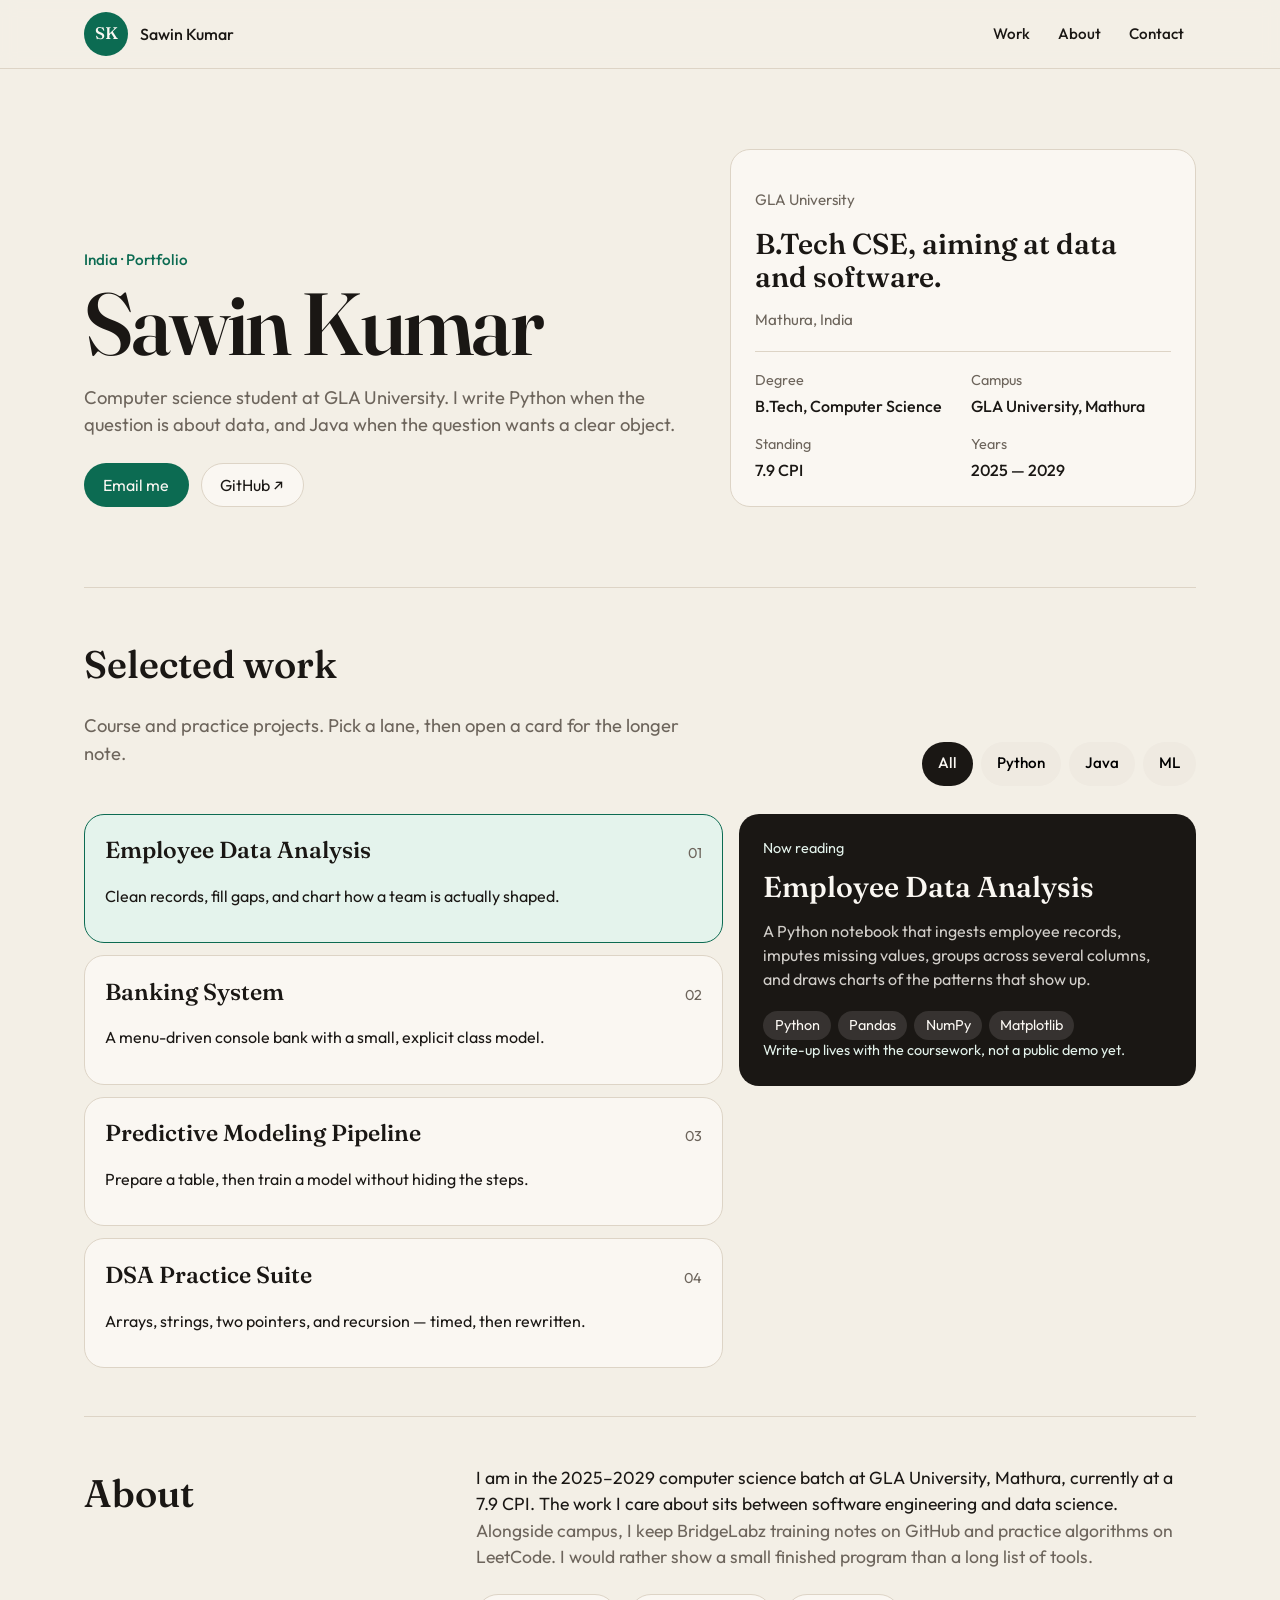
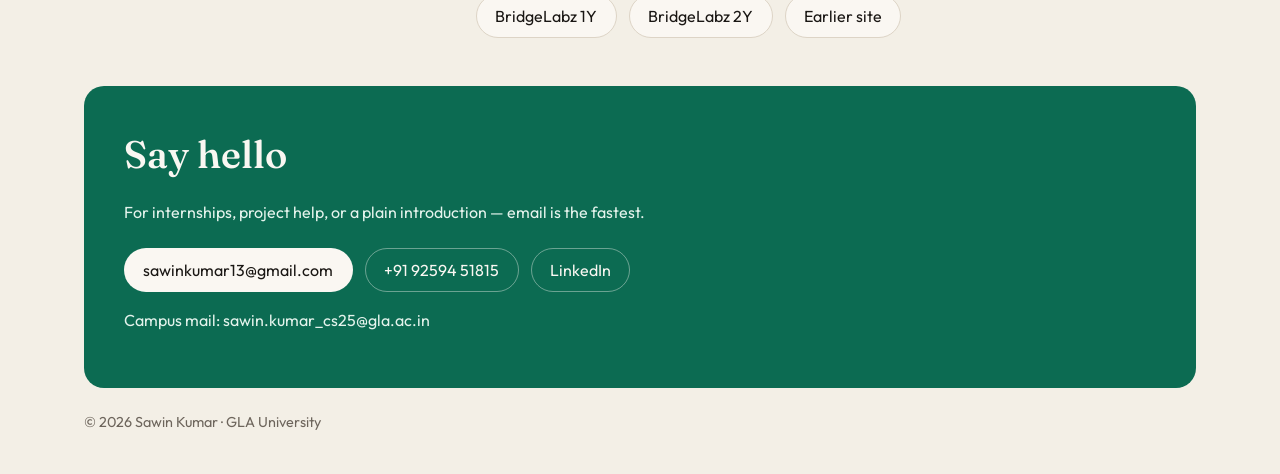
<file: github-portfolio/index.html>
<!DOCTYPE html>
<html lang="en">
<head>
  <meta charset="utf-8" />
  <meta name="viewport" content="width=device-width, initial-scale=1" />
  <title>Sawin Kumar</title>
  <meta name="description" content="Portfolio of Sawin Kumar, B.Tech CSE student at GLA University. Python, Java, and data work." />
  <meta name="theme-color" content="#f3efe6" />
  <link rel="preconnect" href="https://fonts.googleapis.com" />
  <link rel="preconnect" href="https://fonts.gstatic.com" crossorigin />
  <link href="https://fonts.googleapis.com/css2?family=Fraunces:opsz,wght@9..144,560;9..144,640&family=Outfit:wght@400;500;600&display=swap" rel="stylesheet" />
  <style>
    :root {
      --bg: #f3efe6;
      --ink: #1a1714;
      --muted: #6d655c;
      --line: #ddd4c6;
      --accent: #0c6b52;
      --accent-soft: #e4f3ec;
      --surface: #faf7f2;
      --chip: #efeae1;
    }
    * { box-sizing: border-box; }
    html { scroll-behavior: smooth; }
    body {
      margin: 0;
      background: var(--bg);
      color: var(--ink);
      font-family: Outfit, system-ui, sans-serif;
      line-height: 1.5;
    }
    a { color: inherit; }
    button, a { cursor: pointer; }
    :focus-visible { outline: 2px solid var(--accent); outline-offset: 3px; }
    .wrap { max-width: 72rem; margin: 0 auto; padding: 0 1.25rem; }
    header {
      position: sticky; top: 0; z-index: 10;
      background: color-mix(in srgb, var(--bg) 92%, transparent);
      backdrop-filter: blur(8px);
      border-bottom: 1px solid var(--line);
    }
    .bar { display: flex; align-items: center; justify-content: space-between; min-height: 4.25rem; }
    .brand { display: flex; align-items: center; gap: 0.75rem; text-decoration: none; font-weight: 500; }
    .mark {
      width: 2.75rem; height: 2.75rem; border-radius: 999px;
      display: grid; place-items: center;
      background: var(--accent); color: var(--surface);
      font-family: Fraunces, Georgia, serif; font-size: 1.05rem;
    }
    nav { display: flex; gap: 0.25rem; }
    nav a {
      display: inline-flex; align-items: center; height: 2.75rem;
      padding: 0 0.75rem; border-radius: 999px; text-decoration: none; font-size: 0.95rem; font-weight: 500;
    }
    nav a:hover { background: var(--chip); }
    .hero { display: grid; gap: 2.5rem; padding: 3rem 0 3.5rem; align-items: end; }
    .kicker { color: var(--accent); font-weight: 500; font-size: 0.95rem; margin: 0; }
    h1 {
      font-family: Fraunces, Georgia, serif; font-weight: 560;
      font-size: clamp(3rem, 8vw, 5.5rem); line-height: 0.95;
      letter-spacing: -0.03em; margin: 0.6rem 0 0;
    }
    .lede { max-width: 38rem; color: var(--muted); font-size: 1.15rem; }
    .row { display: flex; flex-wrap: wrap; gap: 0.75rem; margin-top: 1.5rem; }
    .btn {
      display: inline-flex; align-items: center; justify-content: center; gap: 0.4rem;
      min-height: 2.75rem; padding: 0 1.15rem; border-radius: 999px;
      text-decoration: none; font-weight: 500; border: 1px solid transparent; background: transparent;
      font: inherit;
    }
    .btn.solid { background: var(--accent); color: var(--surface); }
    .btn.ghost { background: var(--surface); border-color: var(--line); }
    .card {
      background: var(--surface); border: 1px solid var(--line); border-radius: 1.25rem; padding: 1.5rem;
    }
    .card h2 { font-family: Fraunces, Georgia, serif; font-size: 1.8rem; line-height: 1.15; margin: 0.4rem 0 0; font-weight: 560; }
    .meta { color: var(--muted); font-size: 0.95rem; display: flex; align-items: center; gap: 0.4rem; }
    .facts { display: grid; grid-template-columns: 1fr 1fr; gap: 1rem; margin: 1.25rem 0 0; padding-top: 1.1rem; border-top: 1px solid var(--line); }
    .facts dt { color: var(--muted); font-size: 0.9rem; }
    .facts dd { margin: 0.15rem 0 0; font-weight: 500; }
    section.block { border-top: 1px solid var(--line); padding: 3rem 0; }
    .head { display: flex; flex-wrap: wrap; gap: 1rem; justify-content: space-between; align-items: end; }
    h2.sec { font-family: Fraunces, Georgia, serif; font-size: 2.4rem; margin: 0; font-weight: 560; }
    .filters { display: flex; flex-wrap: wrap; gap: 0.5rem; }
    .filters button {
      height: 2.75rem; padding: 0 1rem; border-radius: 999px; border: 0;
      background: var(--chip); font: inherit; font-size: 0.95rem; font-weight: 500;
    }
    .filters button[aria-pressed="true"] { background: var(--ink); color: var(--surface); }
    .work { display: grid; gap: 1rem; margin-top: 1.75rem; }
    .plist { display: grid; gap: 0.75rem; list-style: none; margin: 0; padding: 0; }
    .plist button {
      width: 100%; text-align: left; font: inherit; color: inherit;
      background: var(--surface); border: 1px solid var(--line); border-radius: 1.25rem; padding: 1.15rem 1.25rem;
    }
    .plist button[aria-pressed="true"] { background: var(--accent-soft); border-color: var(--accent); }
    .plist h3 { font-family: Fraunces, Georgia, serif; font-size: 1.45rem; margin: 0; font-weight: 560; }
    .top { display: flex; justify-content: space-between; gap: 1rem; align-items: baseline; }
    .num { color: var(--muted); font-size: 0.9rem; }
    .detail {
      background: var(--ink); color: var(--surface); border-radius: 1.25rem; padding: 1.5rem;
    }
    .detail p.note { color: #e4f3ec; font-size: 0.9rem; margin: 0; }
    .detail h3 { font-family: Fraunces, Georgia, serif; font-size: 1.8rem; line-height: 1.15; margin: 0.7rem 0 0; font-weight: 560; }
    .detail .body { color: color-mix(in srgb, var(--surface) 82%, transparent); }
    .stack { display: flex; flex-wrap: wrap; gap: 0.45rem; list-style: none; padding: 0; margin: 1.2rem 0 0; }
    .stack li { background: color-mix(in srgb, var(--surface) 12%, transparent); border-radius: 999px; padding: 0.25rem 0.7rem; font-size: 0.9rem; }
    .about { display: grid; gap: 1rem; }
    .about p { font-size: 1.1rem; margin: 0; }
    .about .quiet { color: var(--muted); }
    .contact {
      background: var(--accent); color: var(--surface); border-radius: 1.25rem; padding: 2.4rem 1.5rem;
    }
    .contact h2 { font-family: Fraunces, Georgia, serif; font-size: 2.4rem; margin: 0; font-weight: 560; }
    .contact .soft { color: #e4f3ec; }
    .contact .btn.paper { background: var(--surface); color: var(--ink); }
    .contact .btn.line { border-color: color-mix(in srgb, var(--surface) 40%, transparent); color: var(--surface); }
    footer { color: var(--muted); font-size: 0.9rem; padding: 1.5rem 0 2.5rem; }
    @media (min-width: 800px) {
      .hero { grid-template-columns: 1.3fr 1fr; padding: 5rem 0; }
      .work { grid-template-columns: 1.4fr 1fr; align-items: start; }
      .about { grid-template-columns: 1fr 2fr; gap: 2rem; }
      .contact { padding: 2.5rem 2.5rem; }
    }
    @media (max-width: 640px) {
      .brand span { display: none; }
    }
    @media (prefers-reduced-motion: reduce) {
      html { scroll-behavior: auto; }
    }
  </style>
</head>
<body>
  <header>
    <div class="wrap bar">
      <a class="brand" href="#top"><span class="mark">SK</span><span>Sawin Kumar</span></a>
      <nav aria-label="Page">
        <a href="#work">Work</a>
        <a href="#about">About</a>
        <a href="#contact">Contact</a>
      </nav>
    </div>
  </header>
  <main id="top" class="wrap">
    <section class="hero">
      <div>
        <p class="kicker">India · Portfolio</p>
        <h1>Sawin Kumar</h1>
        <p class="lede">Computer science student at GLA University. I write Python when the question is about data, and Java when the question wants a clear object.</p>
        <div class="row">
          <a class="btn solid" href="mailto:sawinkumar13@gmail.com">Email me</a>
          <a class="btn ghost" href="https://github.com/sawinkumar13-design">GitHub ↗</a>
        </div>
      </div>
      <aside class="card">
        <p class="meta">GLA University</p>
        <h2>B.Tech CSE, aiming at data and software.</h2>
        <p class="meta">Mathura, India</p>
        <dl class="facts">
          <div><dt>Degree</dt><dd>B.Tech, Computer Science</dd></div>
          <div><dt>Campus</dt><dd>GLA University, Mathura</dd></div>
          <div><dt>Standing</dt><dd>7.9 CPI</dd></div>
          <div><dt>Years</dt><dd>2025 — 2029</dd></div>
        </dl>
      </aside>
    </section>

    <section class="block" id="work">
      <div class="head">
        <div>
          <h2 class="sec">Selected work</h2>
          <p class="lede">Course and practice projects. Pick a lane, then open a card for the longer note.</p>
        </div>
        <div class="filters" role="group" aria-label="Filter projects">
          <button type="button" data-filter="All" aria-pressed="true">All</button>
          <button type="button" data-filter="Python" aria-pressed="false">Python</button>
          <button type="button" data-filter="Java" aria-pressed="false">Java</button>
          <button type="button" data-filter="ML" aria-pressed="false">ML</button>
        </div>
      </div>
      <div class="work">
        <ul class="plist" id="list"></ul>
        <article class="detail" id="detail"></article>
      </div>
    </section>

    <section class="block about" id="about">
      <h2 class="sec">About</h2>
      <div>
        <p>I am in the 2025–2029 computer science batch at GLA University, Mathura, currently at a 7.9 CPI. The work I care about sits between software engineering and data science.</p>
        <p class="quiet">Alongside campus, I keep BridgeLabz training notes on GitHub and practice algorithms on LeetCode. I would rather show a small finished program than a long list of tools.</p>
        <div class="row">
          <a class="btn ghost" href="https://github.com/sawinkumar13-design/Bridgelabz-Training-1Y">BridgeLabz 1Y</a>
          <a class="btn ghost" href="https://github.com/sawinkumar13-design/Bridgelabz-Training-2Y">BridgeLabz 2Y</a>
          <a class="btn ghost" href="https://sawinkumar13-design.github.io/project-/">Earlier site</a>
        </div>
      </div>
    </section>

    <section class="contact" id="contact">
      <h2>Say hello</h2>
      <p class="soft">For internships, project help, or a plain introduction — email is the fastest.</p>
      <div class="row">
        <button class="btn paper" id="copy" type="button">sawinkumar13@gmail.com</button>
        <a class="btn line" href="tel:+919259451815">+91 92594 51815</a>
        <a class="btn line" href="https://linkedin.com/in/sawinkumar">LinkedIn</a>
      </div>
      <p class="soft">Campus mail: sawin.kumar_cs25@gla.ac.in</p>
    </section>
    <footer>© 2026 Sawin Kumar · GLA University</footer>
  </main>
  <script>
    const projects = [
      { title: "Employee Data Analysis", blurb: "Clean records, fill gaps, and chart how a team is actually shaped.", detail: "A Python notebook that ingests employee records, imputes missing values, groups across several columns, and draws charts of the patterns that show up.", tags: ["Python"], stack: ["Python", "Pandas", "NumPy", "Matplotlib"] },
      { title: "Banking System", blurb: "A menu-driven console bank with a small, explicit class model.", detail: "Java console app for deposit, withdrawal, balance inquiry, and account checks. Each action lives in its own method so the menu stays thin.", tags: ["Java"], stack: ["Java", "OOP"] },
      { title: "Predictive Modeling Pipeline", blurb: "Prepare a table, then train a model without hiding the steps.", detail: "A short machine-learning pipeline in Python: load tabular data, keep the cleaning visible, and fit a predictive model on what remains.", tags: ["Python", "ML"], stack: ["Python", "NumPy", "Pandas"] },
      { title: "DSA Practice Suite", blurb: "Arrays, strings, two pointers, and recursion — timed, then rewritten.", detail: "Implementations in Java and Python, practiced on LeetCode. The goal is a clear solution first, then a tighter one.", tags: ["Java", "Python"], stack: ["Java", "Python", "LeetCode"], href: "https://leetcode.com/u/sawinkumar/", link: "LeetCode" }
    ];
    const list = document.getElementById("list");
    const detail = document.getElementById("detail");
    let filter = "All";
    let active = 0;
    function visible() {
      return projects.filter((p) => filter === "All" || p.tags.includes(filter));
    }
    function render() {
      const items = visible();
      if (active >= items.length) active = 0;
      list.innerHTML = items.map((p, i) => `
        <li><button type="button" data-i="${i}" aria-pressed="${i === active}">
          <div class="top"><h3>${p.title}</h3><span class="num">${String(i + 1).padStart(2, "0")}</span></div>
          <p>${p.blurb}</p>
        </button></li>`).join("");
      const p = items[active];
      const link = p.href ? `<p><a href="${p.href}">${p.link} ↗</a></p>` : `<p class="note">Write-up lives with the coursework, not a public demo yet.</p>`;
      detail.innerHTML = `<p class="note">Now reading</p><h3>${p.title}</h3><p class="body">${p.detail}</p><ul class="stack">${p.stack.map((s) => `<li>${s}</li>`).join("")}</ul>${link}`;
    }
    list.addEventListener("click", (event) => {
      const button = event.target.closest("button");
      if (!button) return;
      active = Number(button.dataset.i);
      render();
    });
    document.querySelectorAll("[data-filter]").forEach((button) => {
      button.addEventListener("click", () => {
        filter = button.dataset.filter;
        active = 0;
        document.querySelectorAll("[data-filter]").forEach((el) => el.setAttribute("aria-pressed", String(el === button)));
        render();
      });
    });
    document.getElementById("copy").addEventListener("click", async () => {
      const button = document.getElementById("copy");
      try {
        await navigator.clipboard.writeText("sawinkumar13@gmail.com");
        button.textContent = "Copied";
        setTimeout(() => { button.textContent = "sawinkumar13@gmail.com"; }, 1600);
      } catch { /* leave the address visible */ }
    });
    render();
  </script>
</body>
</html>
</file>
